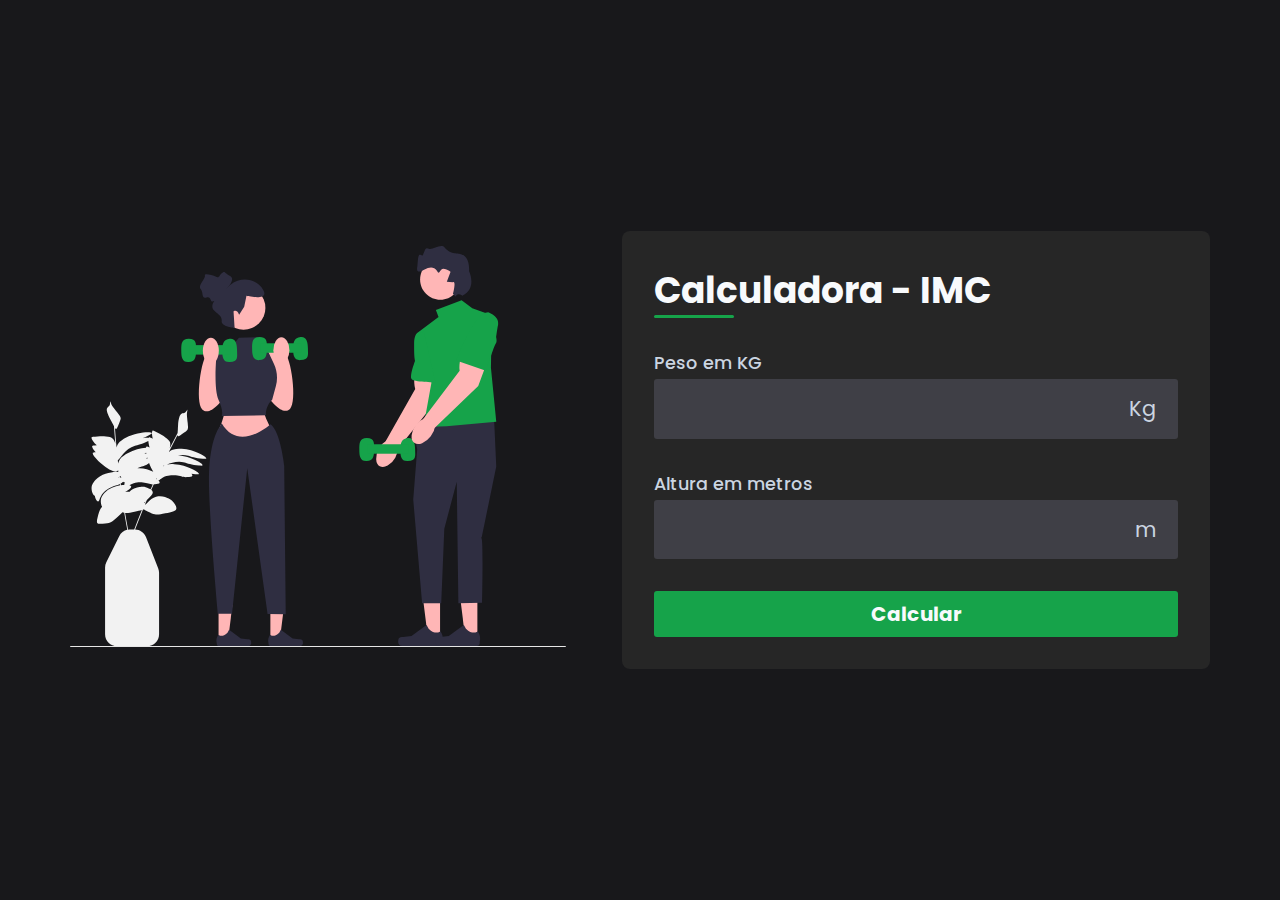
<file: Projects/BMI Calculator/index.html>
<!DOCTYPE html>
<html lang="en">

<head>
    <meta charset="UTF-8">
    <meta http-equiv="X-UA-Compatible" content="IE=edge">
    <meta name="viewport" content="width=device-width, initial-scale=1.0">
    <title>Document</title>
    <link rel="stylesheet" href="assets/css/style.css">
    <link rel="stylesheet" href="https://cdnjs.cloudflare.com/ajax/libs/font-awesome/6.4.0/css/all.min.css"
        integrity="sha512-iecdLmaskl7CVkqkXNQ/ZH/XLlvWZOJyj7Yy7tcenmpD1ypASozpmT/E0iPtmFIB46ZmdtAc9eNBvH0H/ZpiBw=="crossorigin="anonymous" referrerpolicy="no-referrer" /> 

</head>

<body>

    <main id="container">
        <section id="img">
            <img src="assets/imagens/ilustration.svg" alt="Ilustração de pessoas malhando">
        </section>

        <section id="calculator">
            <form id="form">
                <h1 id="title">Calculadora - IMC</h1>


                <div class="input-box">
                    <label for="weight"> <!--Forma certa para rotulos-->
                        Peso em KG
                    </label>

                    <div class="input-field">
                        <i class="fa-solid fa-weight-hanging"></i> <!--Imagem pega pelo site-->
                        <input type="text" id="weight" required><!--required (Obrigatório)-->
                        <span>
                            Kg
                        </span>
                    </div>
                </div>

                <div class="input-box">
                    <label for="height">
                        Altura em metros
                    </label>

                    <div class="input-field">
                        <i class="fa-solid fa-ruler"></i>
                        <input type="text" id="height" required>
                        <span>
                            m
                        </span>
                    </div>
                </div>

                <button id="calcular">Calcular</button>
            </form>

            <div id="infos" class="hidden">
                <div id="results">
                    <div id="bmi">
                        <span id="value"></span>
                        <span>Seu IMC</span>
                    </div>
                    <div id="description">
                        <span></span>
                    </div>
                </div>
                <div id="more-info">
                    <a href="https://mundoeducacao.uol.com.br/saude-bem-estar">
                        Mais informações sobre o IMC
                        <i class="fa-sharp fa-solid fa-arrow-up-right-from-square"></i>
                    </a>
                </div>
            </div>

        </section>
    </main>
    <script src="assets/js/script.js"></script>
</body>

</html>
</file>
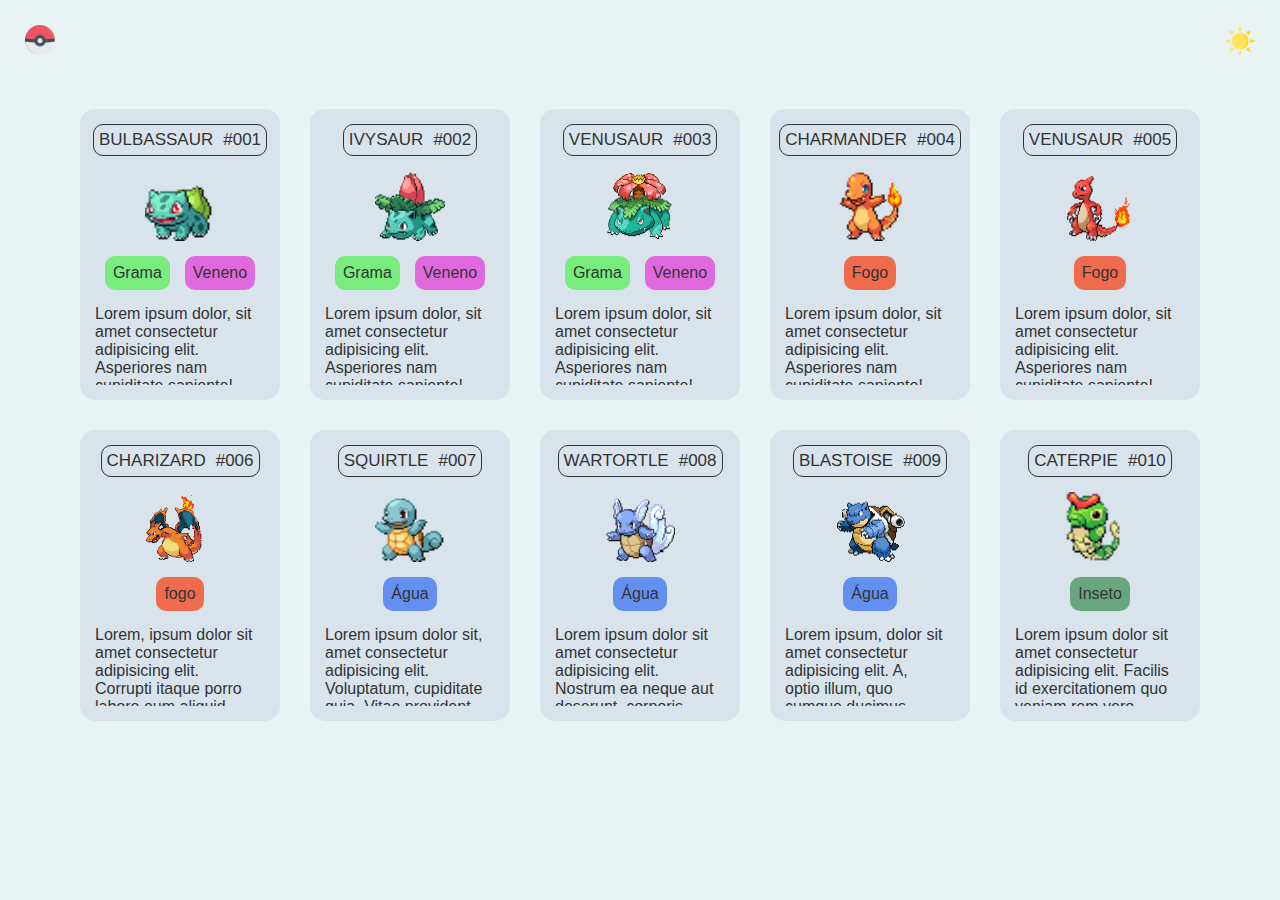
<file: Projects/Pokemon/index.html>
<!DOCTYPE html>
<html lang="pt-br">

<head>
    <meta charset="UTF-8">
    <meta http-equiv="X-UA-Compatible" content="IE=edge">
    <meta name="viewport" content="width=device-width, initial-scale=1.0">
    <title>Classes do pokemon</title>
    <link rel="stylesheet" href="src/css/style.css">
    <link rel="stylesheet" href="src/css/reset.css">
    <link rel="stylesheet" href="src/css/scrollbar.css">

</head>

<body>
    <header>
        <a href="#"> 
            <img src="src/imagens/pokeball.png" alt="Logo pokeball" class="logo">
        </a>
        <button id="botao-alterar-tema" href="#"><!--Atributo de IDentificação da tag,a diferença do ID e do class é qie o ID é unico-->
            <a><!--quando vc clicar ele vai manter na mesma pagina-->
                <img src="src/imagens/sun.png" alt="Imagen sol" class="imagem-botao">
            </a>
        </button>
    </header>

    <main>
        <ul class="listagem-pokemon">
            <!--PRIMEIRO POKEMON-->
            <li class="cartao-pokemon">

                <div class="informacoes">
                    <span>Bulbassaur</span>
                    <span>#001</span>

                </div>

                <img src="src/imagens/bulbasaur.gif" alt="Imagem do bulbasaur" class="gif">

                <ul class="tipos">
                    <li class="tipo grama">Grama</li>
                    <li class="tipo veneno">Veneno</li>
                </ul>

                <p class="descricao">Lorem ipsum dolor, sit amet consectetur adipisicing elit. Asperiores nam cupiditate
                    sapiente! Iusto fugit odit sit, eligendi earum ducimus cumque nesciunt mollitia saepe expedita
                    maxime laborum aut repudiandae sapiente temporibus.</p>

            </li>
            <!--SEGUNDO POKEMON-->
            <li class="cartao-pokemon">

                <div class="informacoes">
                    <span>Ivysaur</span>
                    <span>#002</span>
                </div>

                <img src="src/imagens/ivysaur.gif" alt="Imagem do ivysaur" class="gif">

                <ul class="tipos">
                    <li class="tipo grama">Grama</li>
                    <li class="tipo veneno">Veneno</li>
                </ul>

                <p class="descricao">Lorem ipsum dolor, sit amet consectetur adipisicing elit. Asperiores nam cupiditate
                    sapiente! Iusto fugit odit sit, eligendi earum ducimus cumque nesciunt mollitia saepe expedita
                    maxime laborum aut repudiandae sapiente temporibus.</p>

            </li>
            <!--TERCEIRO POKEMON-->
            <li class="cartao-pokemon">

                <div class="informacoes">
                    <span>Venusaur</span>
                    <span>#003</span>
                </div>

                <img src="src/imagens/venusaur.gif" alt="Imagem do Venusaur" class="gif">

                <ul class="tipos">
                    <li class="tipo grama">Grama</li>
                    <li class="tipo veneno">Veneno</li>
                </ul>

                <p class="descricao">Lorem ipsum dolor, sit amet consectetur adipisicing elit. Asperiores nam cupiditate
                    sapiente! Iusto fugit odit sit, eligendi earum ducimus cumque nesciunt mollitia saepe expedita
                    maxime laborum aut repudiandae sapiente temporibus.</p>
                <!--QUARTO POKEMON-->
            <li class="cartao-pokemon">

                <div class="informacoes">
                    <span>Charmander</span>
                    <span>#004</span>
                </div>

                <img src="src/imagens/charmander.gif" alt="Imagem do Charmander" class="gif">

                <ul class="tipos">
                    <li class="tipo fogo">Fogo</li>
                </ul>

                <p class="descricao">Lorem ipsum dolor, sit amet consectetur adipisicing elit. Asperiores nam cupiditate
                    sapiente! Iusto fugit odit sit, eligendi earum ducimus cumque nesciunt mollitia saepe expedita
                    maxime laborum aut repudiandae sapiente temporibus.</p>

                <!--QUINTO POKEMON-->
            <li class="cartao-pokemon">

                <div class="informacoes">
                    <span>venusaur</span>
                    <span>#005</span>
                </div>

                <img src="src/imagens/charmeleon.gif" alt="Imagem do Charmander" class="gif">

                <ul class="tipos">
                    <li class="tipo fogo">Fogo</li>
                </ul>

                <p class="descricao">Lorem ipsum dolor, sit amet consectetur adipisicing elit. Asperiores nam cupiditate
                    sapiente! Iusto fugit odit sit, eligendi earum ducimus cumque nesciunt mollitia saepe expedita
                    maxime laborum aut repudiandae sapiente temporibus.</p>
            </li>

            <!--SEXTO POKEMON-->
            <li class="cartao-pokemon">

                <div class="informacoes">
                    <span>Charizard</span>
                    <span>#006</span>
                </div>

                <img src="src/imagens/charizard.gif" alt="Image Charizard" class="gif">
                <ul class="tipos">
                    <li class="tipo fogo">fogo</li>
                </ul>

                <p class="descricao">Lorem, ipsum dolor sit amet consectetur adipisicing elit. Corrupti itaque porro
                    labore eum aliquid expedita hic eos maiores voluptatem facere, id non magni explicabo deserunt
                    aspernatur unde, consequuntur qui natus.</p>
            </li>

            <!--SETIMO POKEMOS-->
            <li class="cartao-pokemon">

                <div class="informacoes">
                    <span>Squirtle</span>
                    <span>#007</span>
                </div>

                <img src="src/imagens/squirtle.gif" alt="imagem squirtle" class="gif">

                <ul class="tipos">
                    <li class="tipo agua"> Água</li>
                </ul>

                <p class="descricao">Lorem ipsum dolor sit, amet consectetur adipisicing elit. Voluptatum, cupiditate
                    quia. Vitae provident molestias architecto corporis quae rem enim, unde molestiae aliquid iste
                    impedit doloremque, sed omnis magnam suscipit tempore?</p>
            </li>
            <!--OITAVO POKEMOS-->
            <l1 class="cartao-pokemon">

                <div class="informacoes">
                    <span>Wartortle</span>
                    <span>#008</span>
                </div>

                <img src="src/imagens/wartortle.gif" alt="imagem wartortle" class="gif">

                <ul class="tipos">
                    <li class="tipo agua">Água</li>
                </ul>

                <p class="descricao">Lorem ipsum dolor sit amet consectetur adipisicing elit. Nostrum ea neque aut
                    deserunt, corporis officiis perspiciatis, culpa expedita ratione totam dolorem nemo esse sed
                    consequatur harum accusantium est ut deleniti.</p>
            </l1>

            <!--NONO POKEMON-->
            <li class="cartao-pokemon">

                <div class="informacoes">
                    <span>Blastoise</span>
                    <span>#009</span>
                </div>

                <img src="src/imagens/blastoise.gif" alt="imagem blastoise" class="gif">

                <ul class="tipos">
                    <li class="tipo agua">Água</li>
                </ul>

                <p class="descricao">Lorem ipsum, dolor sit amet consectetur adipisicing elit. A, optio illum, quo
                    cumque ducimus, modi neque minima adipisci ad unde odio! Deserunt veritatis aperiam cumque
                    architecto enim eum consequatur possimus?</p>

                <!--DECIMO POKEMON-->
            <li class="cartao-pokemon">

                <div class="informacoes">
                    <span>caterpie</span>
                    <span>#010</span>
                </div>

                <img src="src/imagens/caterpie.gif" alt="imagem caterpie" class="gif">

                <ul class="tipos">
                    <li class="tipo inseto">Inseto</li>
                </ul>

                <p class="descricao">Lorem ipsum dolor sit amet consectetur adipisicing elit. Facilis id exercitationem
                    quo veniam rem vero excepturi eius iusto ipsa, quae possimus corporis? Incidunt corporis distinctio
                    quod aliquam commodi quam accusamus.</p>
            </li>
            </li>
        </ul>
    </main>

    <script src="src/javaScript/index.js"> </script>
</body>

</html>
</file>
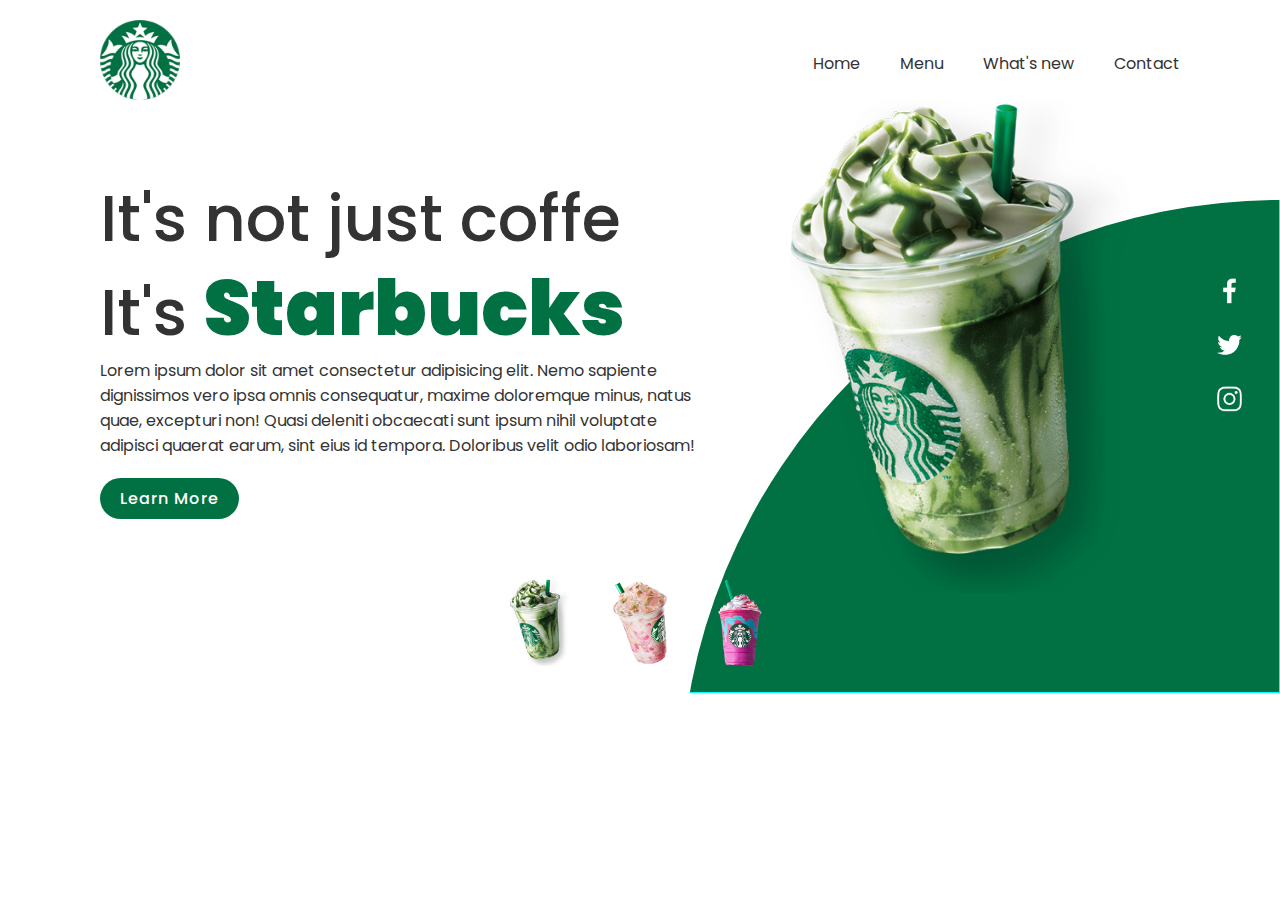
<file: Projects/Starbucks/index.html>
<!DOCTYPE html>
<html lang="pt-br">
<head>
    <meta charset="UTF-8">
    <meta name="viewport" content="width=device-width, initial-scale=1.0">
    <title>Starbucks Brasil</title>
    <link rel="stylesheet" href="style/style.css">
</head>
<body>

    <section>
        <div class="circle"></div>
        <header class="nav">
            <a href="#"><img src="imgs/logo.png" alt="Logo" class="logo"></a>
        

            <ul>
                <li ><a href="#" class="home">Home</a></li>
                <li><a href="#" class="home">Menu</a></li>
                <li><a href="#" class="home">What's new</a></li>
                <li><a href="#" class="home">Contact</a></li>
            </ul>
        </header>
        <div class="content">
            <div class="textBox">
                <h2>It's not just coffe <br>It's <span>Starbucks</span></h2>
                <p>Lorem ipsum dolor sit amet consectetur adipisicing elit. Nemo sapiente dignissimos vero ipsa omnis consequatur, maxime doloremque minus, natus quae, excepturi non! Quasi deleniti obcaecati sunt ipsum nihil voluptate adipisci quaerat earum, sint eius id tempora. Doloribus velit odio laboriosam!</p>
                <a href="#">Learn More</a>
            </div>

            <div class="img-box">
                <img src="imgs/img1.png" class="Starbucks">
            </div>
        </div>
        <ul class="thumb">
            <li><a href="#"><img src="imgs/thumb1.png" onclick="imgSlider('./imgs/img1.png'); changeCircleColor('#017143')"></a></li>
            <li><a href="#"><img src="imgs/thumb2.png" onclick="imgSlider('./imgs/img2.png'); changeCircleColor('#eb7495')"></a></li>
            <li><a href="#"><img src="imgs/thumb3.png" onclick="imgSlider('./imgs/img3.png'); changeCircleColor('#d752b1')"></a></li>
        </ul>

        <ul class="sci">
            <li><a href="#"><img src="imgs/facebook.png"></a></li>
            <li><a href="#"><img src="imgs/twitter.png"></a></li>
            <li><a href="#"><img src="imgs/instagram.png"></a></li>
        </ul>
    </section>

    <script class="text-javascript">
        function imgSlider(anything){
            document.querySelector('.Starbucks').src = anything;
        }

        function changeCircleColor(color){
            const circle = document.querySelector('.circle');
            circle.style.background = color;
        }
    </script>
</body>
</html>
</file>
<file: Projects/BMI Calculator/assets/css/style.css>
@import url('https://fonts.googleapis.com/css2?family=Poppins:wght@100;200;300;400;500;600;700;800;900&display=swap');

*{
    font-family: "Poppins", sans-serif;
    margin: 0;
    padding: 0;
    box-sizing: border-box;

}

body{
    display: flex;
    align-items: center;
    justify-content: center;
    width: 100%;
    height: 100vh;
    background-color: #18181b;
}

header{
    display: flex;
    flex-direction: row;
    justify-content: space-between;
}

a{
    text-decoration: none;
    color:#16a34a;
}

#container{
    display: flex;
    align-items: center;
    gap: 3.5rem;

}

#img img{
    width: 31rem;
}

#calculator{
    display:flex;
    flex-direction: column;
    gap:2rem;
    padding: 2rem;
    color: #f8fafc;
    background-color: #262626;
    border-radius: 8px;

}

#form{
    display:flex;
    flex-direction: column;
    gap:2rem;
}

#title{
    font-size:2.25rem;
    position: relative ; /*Pra posicionar a linha*/
}

#title::after{
    position:absolute;
    content: ''; /*Ela vai possuir um conteudo de vazio*/
    background-color: #16a34a;
    width: 5rem; /*Largura do traço*/
    height: 3px; /*Altura do traço*/
    bottom: 0; /*Posicionamento do traço*/
    left: 0 ; /*Posicionamento do traço*/
    border-radius: 3px;
}

.input-box label{
    font-size:1.1rem;
    color:#cbd5e1;
    font-weight: 500;
}

.input-field{
    display: flex;
    align-items: center;
    justify-content: space-between;
    background-color: #3f3f46;
    padding: 0.3rem;
    border-radius: 3px;
    margin-top:3px;
}

.input-field span,
.input-field i{
    color: #cbd5e1;
    font-size: 1.3rem;
    padding: 0.6rem 1rem;
}
.input-field input{
    background-color: transparent;
    border: none;
    font-size: 1.3rem;
    color: white;
    padding: 0 0.5rem;

}

.input-field input ::-webkit-outer-spin-button,
::-webkit-inner-spin-button{ /*Para tirar os scroos*/
    appearance: none;
}

.input-field input:focus{ /*Para tirar a borda da parte de dentro*/
    outline: none;
}

#calcular{
    border: none;
    font-size: 1.25rem;
    font-weight: bold;
    background-color: #16a34a;
    color: #f8fafc;
    padding: 0.5rem 0;
    border-radius: 3px;
    cursor:pointer;
}

#results{
    display: flex;
    gap: 2rem;
    border-top: 1px solid #ffffff34;
    padding: 0.75rem 0;
}

#bmi {
    display:flex;
    align-items: center;
    flex-direction: column;
    font-size: 2.25rem;
}

#bmi span:last-child{ /*A parte de baixo do span*/
    font-size:0.875rem;
    color: #cbd5e1;
}

#description{
    width: 15.5rem; /*Para ter uma largura fixa*/

}

#more-info{
    /*text-align: center;Para centralizar textos*/
    border-top: 1px solid #ffffff34;
    padding-top: 0.75rem; /*Da um espaço apartir do texto*/
}

#more-info a{
    color: #16a34a;
    display: flex;
    justify-content: center;
    align-items: center;
    gap: 0.6rem;
    font-size: 0.875rem;
    text-decoration: none;
}

#more-info a:hover{
    color: #cbd5e1;
    transition: 0.5s;
}

.hidden{
    display: none; /*Sem itens*/
}

.normal{
    color: #16a34a;
}

.attention{
    color: #dc2626;
}
</file>
<file: Projects/Pokemon/src/css/style.css>
@charset "utf-8"

@import url('https://fonts.googleapis.com/css2?family=Poppins:wght@100;200;300;400;500;600;700;800;900&display=swap');

body {
    background-color: #eaf3f3;
    /* #ebe2cd, grenn 5e5b 5e5b5bad*/
    font-family: 'Poppins', sans-serif;
    font-weight: 300;
    max-width: 1280px;
    /*Maximo  da largura da tela*/
    margin: 0 auto;
    color: #333333;
}

body.modo-escuro {
    background-color: #212121;
    color: #f5f5f5;
}

header {

    display: flex;
    /*flutuar elementos*/
    justify-content: space-between;
    /*Dar espaços entre os elementos*/
    padding: 25px;
    /*Da um espaçamento das bordas*/
}

header .logo,
header .imagem-botao {
    /*header espaço logo, pra estilizar somente a logo dentro do header*/
    width: 30px;
    transition: 0.2s ease-in-out;
    /*transição que vai durar 2 segundos, efeito suave de saida e entrada*/
}

header #botao-alterar-tema {
    background: none;
    /*Tira o fundo da imagem*/
    border: none;
    /*Tira a borda da imagem*/
}

header .logo:hover,
header .imagem-botao.imagem-botao:hover,
main .cartao-pokemon:hover {
    /*passando por cima*/
    transform: scale(1.05);
    /*o tanto que eu quero aumentar a escala, toda vez q passo por cima*/
    cursor: pointer;
    /*Coloca um cursor link na imagem*/
}

main {
    padding: 25px;
}

.listagem-pokemon {
    display: flex;
    /*flutuar elementos*/
    flex-wrap: wrap;
    /*Quebra de linha*/
    gap: 30px;
    /*Espaçamento entre os cartoes*/
    justify-content: center;
    /*Centraliza os elementos*/
}

.cartao-pokemon {
    background-color: #d8e3ec;
    width: 200px;
    /*Tamanho da largura*/
    padding: 15px;
    /*da um espaçamento da borda do cartão*/
    display: flex;
    /*por padrao vem um do lado do outro*/
    flex-direction: column;
    /*faz o flex um de baixo do outro*/
    align-items: center;
    /*Alinha os item no centro*/
    gap: 15px;
    border-radius: 15px;
    /*aredonda a borda*/
    transition: 0.2s ease-in-out;
    /*transição que vai durar 2 segundos, efeito suave de saida e entrada*/
}

.cartao-pokemon:hover {
    background-color: #96d9;
    /*69d9d6*/
}

.modo-escuro .cartao-pokemon {
    background-color: #a8a8a8;
}

main .cartao-pokemon .informacoes {
    display: flex;
    /*flutuar elementos*/
    justify-content: space-between;
    /*Dar espaços entre os elementos*/
    border: 1px solid #333333;
    border-radius: 10px;
}

main .cartao-pokemon .informacoes span {
    padding: 5px;
    text-transform: uppercase;
    font-size: 17px;

}

main .cartao-pokemon .gif {
    width: 70px;
    height: 70px;
}

main .cartao-pokemon .tipos {
    display: flex;
    gap: 15px;
}

main .cartao-pokemon .tipo {
    padding: 8px;
    border-radius: 10px;
}

.grama {
    background-color: #5e5b;
}

.veneno {
    background-color: #df67ddfb;
}

.fogo {
    background-color: #EE6C4D;
}

.agua {
    background-color: #6390f0;
}

.inseto {
    background-color: #68a67d;
}

main .descricao {
    max-height: 80px;
    /*altura maxima*/
    overflow-y: scroll; /*Scroll no eixo y*/
    font-size: 14;
    padding-right: 10px;
    justify-content: ;

}
</file>
<file: Projects/Pokemon/src/css/scrollbar.css>
/*          SCROLLBAR CSS           */
*::-webkit-scrollbar {
    width: 12px;
}

*::-webkit-scrollbar-track {
    background-color: #f1e9e9;
}

*::-webkit-scrollbar-thumb {
    background-color: #582965;
    border-radius: 10px;
    border: 3px solid;
}
</file>
<file: Projects/Starbucks/style/style.css>
@import url('https://fonts.googleapis.com/css2?family=Poppins:wght@100;200;300;400;500;600;700;800;900&display=swap');


*{
    margin: 0;
    padding: 0;
    box-sizing: border-box;
    font-family: 'Poppins', sans-serif;
}

section{    
    position: relative; /*O elemento é posicionado de acordo com seu local original no fluxo do documento, mas pode ser ajustado usando as propriedades de posicionamento ("top", "bottom", "left" e "right"). Ao usar valores de posicionamento, o elemento será deslocado em relação à sua posição original, mas o espaço ocupado por ele permanecerá reservado.*/
    width: 100%;
    display: flex;
    min-height: 100%;
    padding: 100px; /*Pra fazer um header maior*/
    justify-content: space-between;
    align-items: center;
    background-color: #fff;
}

.nav{
    position: absolute;
    top: 0;
    left: 0;
    width: 100%;
    padding: 20px 100px;
    display: flex;
    justify-content: space-between;
    align-items: center;
}

.logo{
    position: relative;
    max-width: 80%;
}

.nav ul{
    position: relative;
    display: flex;
}

.nav ul li{
    list-style: none;
}

.nav ul li a{
    display: inline-block;
    color:#333;
    font-weight: 400;
    margin-left: 40px;
    text-decoration: none;
}

.nav ul li a:hover{
    color: rgb(132, 14 , 201);
}

.content{
    position: relative;
    width: 100%;
    display: flex;
    justify-content: space-between;
    align-items: center;
}

.textBox{
    position: relative;
    max-width: 600px;
}

.textBox h2{
    color: #333;
    font-size: 4em;
    line-height: 1.4em;
    font-weight: 500;
}

.textBox h2 span{
    color: #017143;
    font-size: 1.2em;
    font-weight: 900;
}

.textBox p{
    color: #333;
}

.textBox a{
    display: inline-block;
    margin-top: 20px;
    padding: 8px 20px;
    background-color: #017143;
    text-decoration: none;
    color: #fff;
    border-radius: 40px;
    font-weight: 500;
    letter-spacing: 1px; /*Espaçamento entre as letras*/
}

.img-box{
    width: 600px;
    display: flex;
    justify-content: flex-end;
    padding-right: 50px;
}

.img-box img{
    max-width: 340px;
}

.thumb{
    position: absolute; /*Vai pra onde a tag pai ta no caso section*/
    left: 50%;
    bottom: 20px;
    transform: translate(-50%);
    display: flex;
}

.thumb li{
    list-style: none;
    display: inline-block;
    margin: 0 20px;
    cursor: pointer;
    transition: .6s;
}

.thumb li:hover{
    transform: translateY(-15px);
}

.thumb li img{
    max-width: 60px;
}

.sci{
    position: absolute;
    top: 50%;
    right: 30px;
    transform: translateY(-50%);
    display: flex;
    flex-direction: column;
    justify-content: center;
    align-items: center;
}

.sci li{
    list-style: none;
}

.sci li a{
    display: inline-block;
    margin: 5px 0;
    transform: scale(0.6); /*Diminui a escala*/
    filter: invert(1);
    cursor: pointer;
}
.circle{
    border:1px solid aqua;
    position: absolute;
    top: 0;
    left: 0;
    width: 100%;
    height: 100%;
    background-color: #017143;
    clip-path: circle(600px at right 800px); /*Largura formato lugar baixo*/
}
</file>
